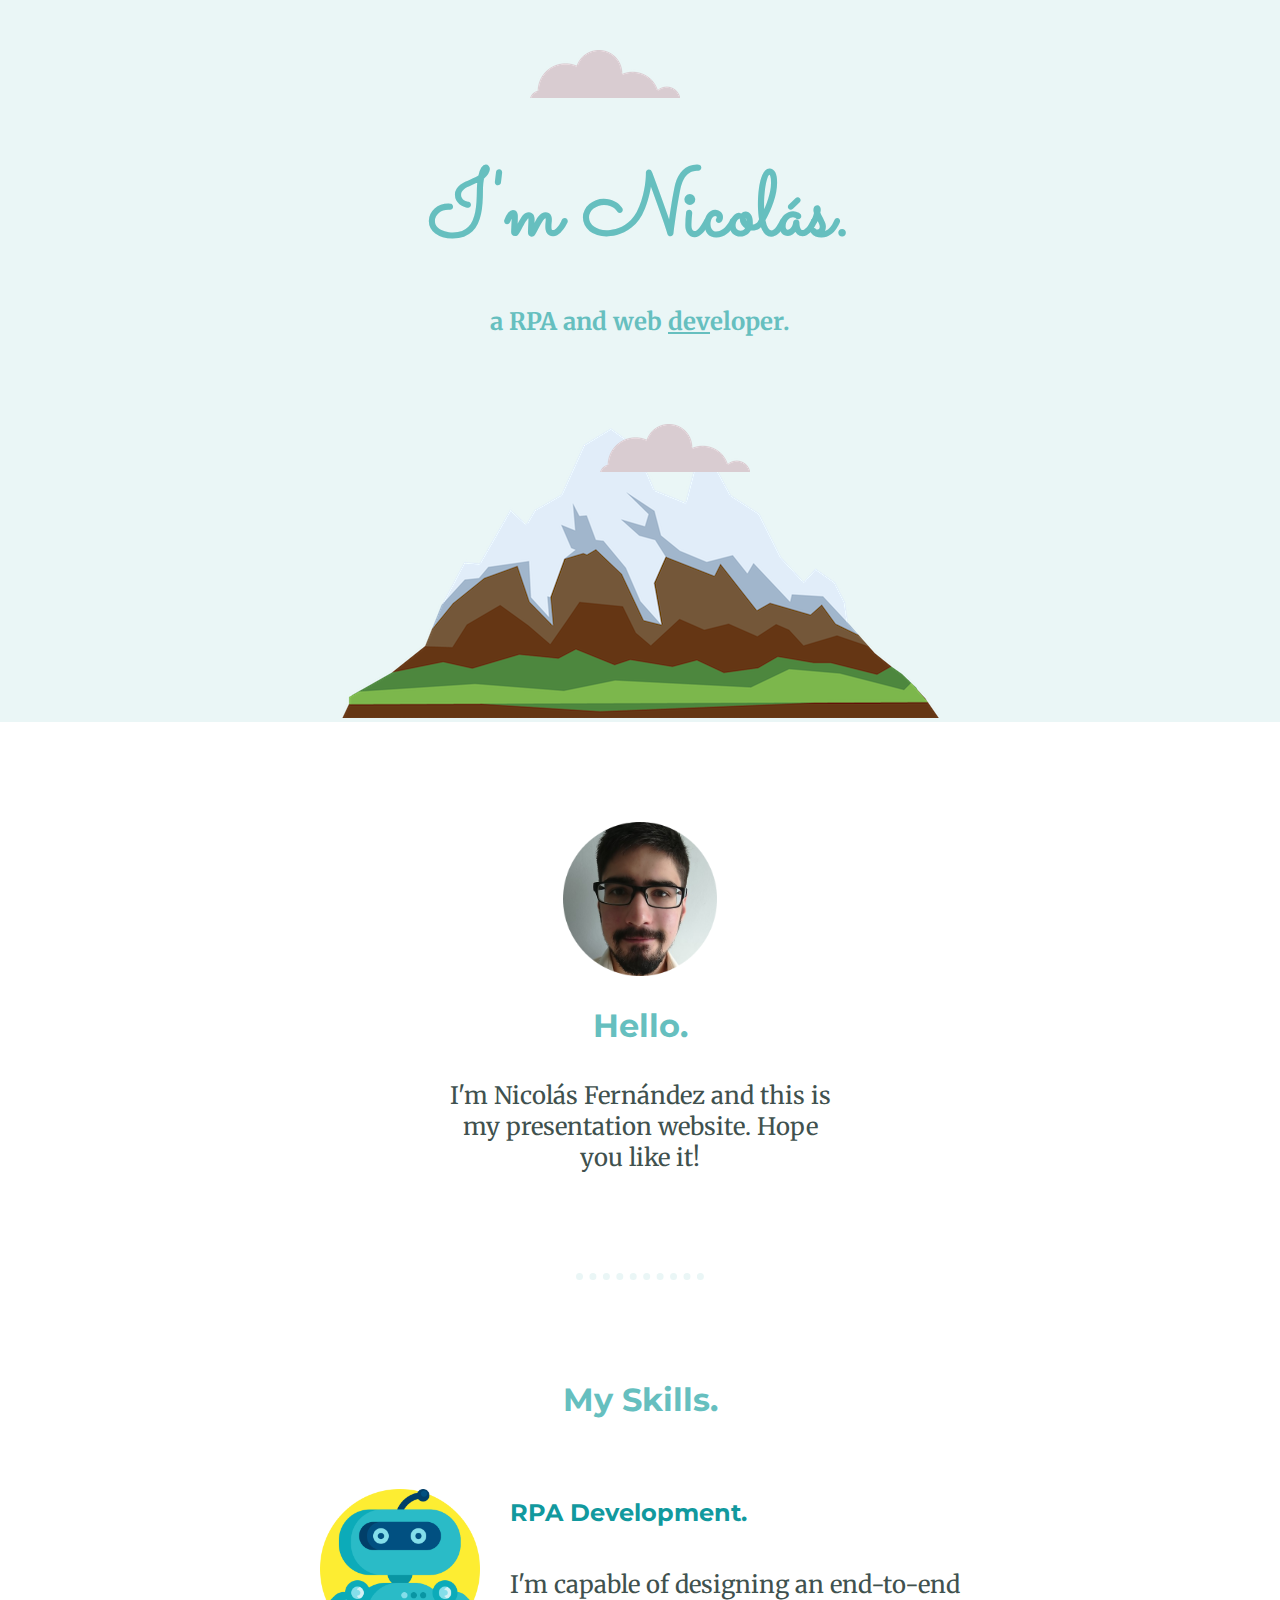
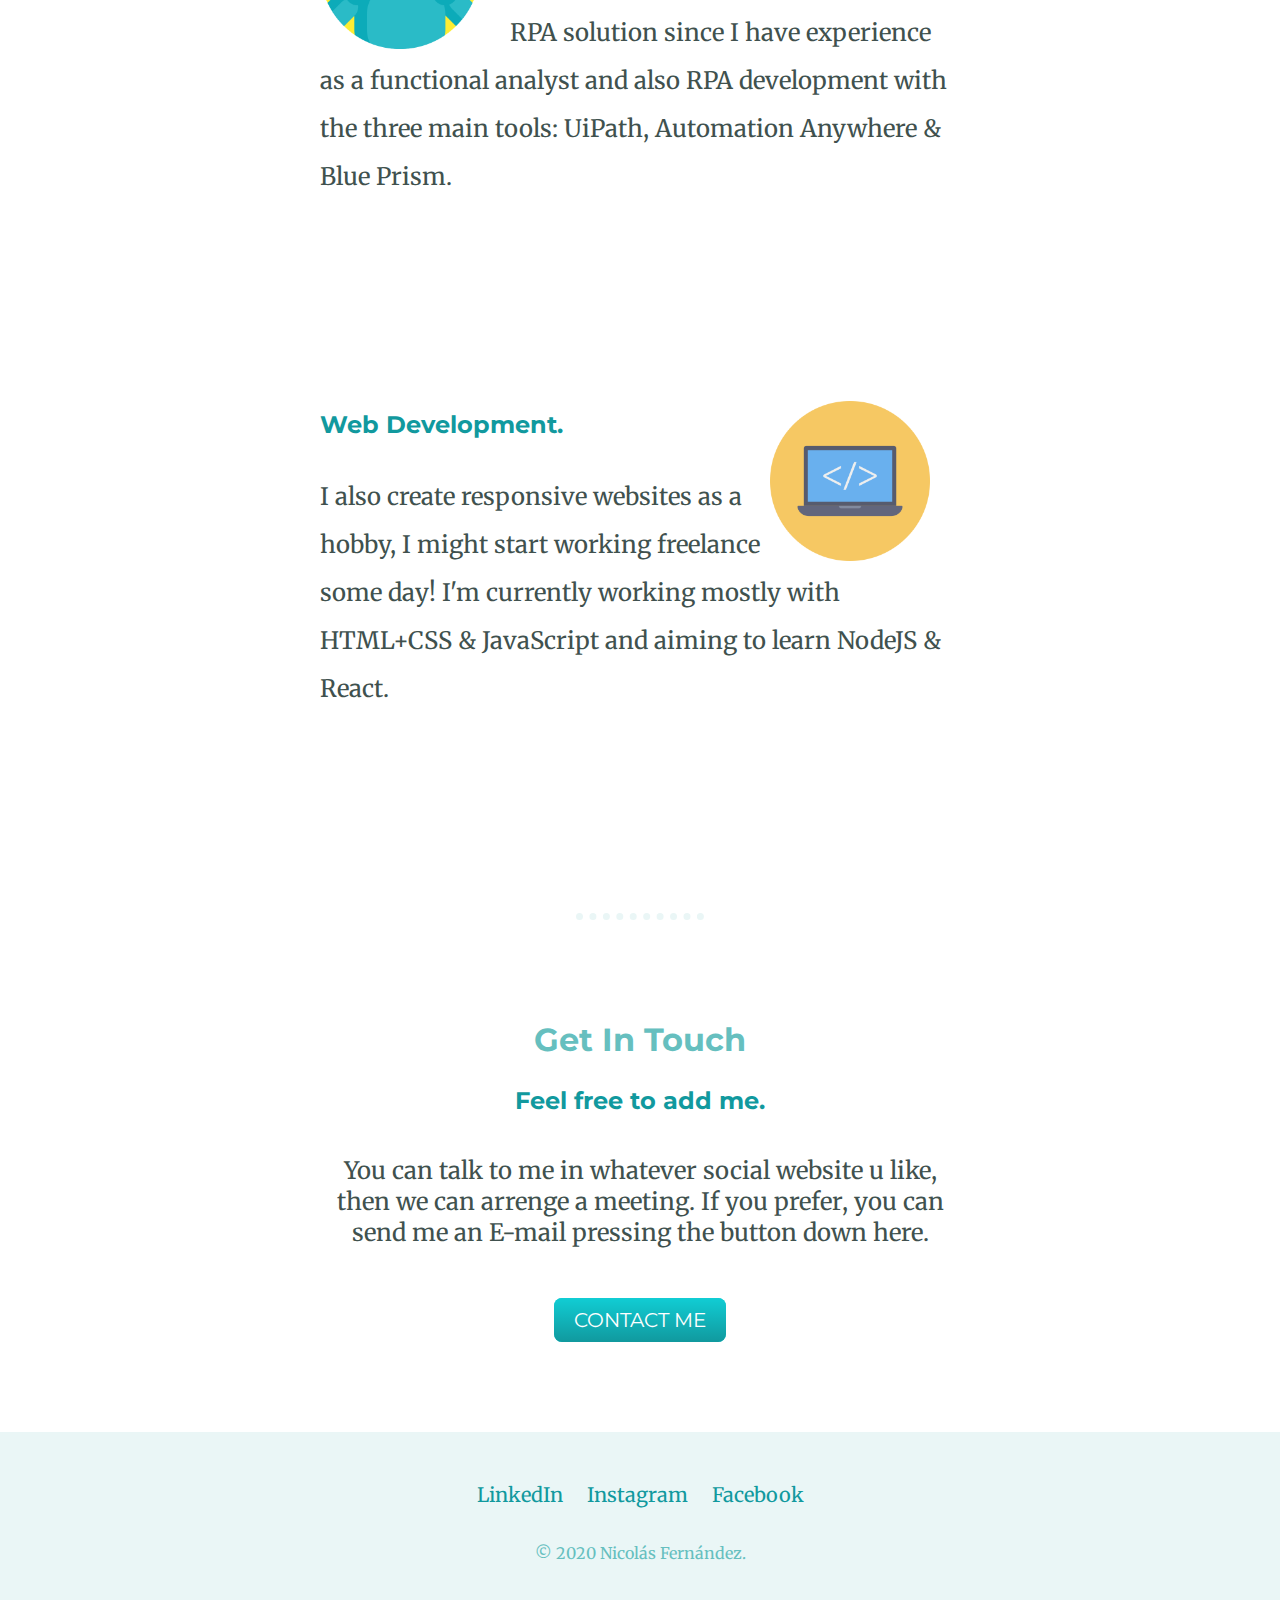
<file: index.html>
<!DOCTYPE html>
<html lang="en" dir="ltr">

  <head>

    <meta charset="utf-8" name="author" content="Nicolás Fernández">
    <title>Nicolás Fernández Website</title>
    <link rel="stylesheet" href="css/styles.css">
    <link rel="icon" href="favicon.ico">
    <link href="https://fonts.googleapis.com/css2?family=Merriweather&family=Montserrat&family=Sacramento&display=swap" rel="stylesheet">
  </head>

  <body>

    <div class="top-container">

      <img class="top-cloud" src="images/cloud.png" alt="cloud-img">
      <h1>I'm Nicolás.</h1>
      <p class="subtitle">a RPA and web <span class="dev">dev</span>eloper.</p>
      <img class="bottom-cloud" src="images/cloud.png" alt="cloud-img">
      <img src="images/mountain.png" alt="mountain-img">

    </div>

    <div class="middle-container">

    <div class="profile">
      <img class="personal-picture" src="images/personal picture.png" alt="personal-picture">
      <h2>Hello.</h2>
      <p class="intro">I'm Nicolás Fernández and this is my presentation website. Hope you like it!</p>
    </div>

    <hr>

    <div class="skills">
      <h2>My Skills.</h2>
      <div class="skill-row">
        <img class="robot-image" src="images/robot.png" alt="robot-image">
        <h3>RPA Development.</h3>
        <p>I'm capable of designing an end-to-end RPA solution since I have experience as a functional analyst and also RPA development with the three main tools: UiPath, Automation Anywhere & Blue Prism.</p>
      </div>

      <div class="skill-row">
        <img class="code-image" src="images/code.png" alt="code-image">
        <h3>Web Development.</h3>
        <p>I also create responsive websites as a hobby, I might start working freelance some day! I'm currently working mostly with HTML+CSS & JavaScript and aiming to learn NodeJS & React.</p>
      </div>

    </div>

    <hr>

    <div class="contact-me">
      <h2>Get In Touch</h2>
      <h3>Feel free to add me.</h3>
      <p class="contact-message">You can talk to me in whatever social website u like, then we can arrenge a meeting. If you prefer, you can send me an E-mail pressing the button down here.</p>
      <a class="btn" href="nicezefer@gmail.com">CONTACT ME</a>
    </div>

  </div>


  <div class="bottom-container">
    <a class="footer-link" href="https://www.linkedin.com/in/nicolasfernandez2914/">LinkedIn</a>
    <a class="footer-link" href="https://www.instagram.com/nicezefer/">Instagram</a>
    <a class="footer-link" href="https://www.facebook.com/nicezefer/">Facebook</a>
    <p class="copyright">© 2020 Nicolás Fernández.</p>
  </div>

  </body>

</html>
</file>
<file: css/styles.css>
body {
      margin: 0;
      text-align: center;
      font-family: 'Merriweather', serif;
    }

h1 {
    color: #66BFBF;
    margin: 50px auto 0px auto;
    font-size: 5.625rem ;
    font-family: 'Sacramento', cursive;
  }

p {
    color: #40514E;
    font-size: 1.5rem;
}

h2 {
  font-size: 2rem;
  color: #66BFBF;
  font-family: 'Montserrat', serif;
}

h3 {
  font-size: 1.5rem;
  color: #11999E;
  font-family: 'Montserrat', serif;
}

a {
  color: #11999E;
  margin: auto 10px auto 10px;
  text-decoration: none;
}

a:hover {
  color: black;
}

hr {
  border-style: none;
  border-top: dotted;
  border-color: #EAF6F6;
  width: 10%;
  border-width: 7px;
  width: 10%;
  margin: 100px auto 100px auto;
}

.subtitle{
    color: #66BFBF;
    font-size: 1.5rem;
    font-weight: bold;
}

.top-container {
    background-color: #EAF6F6;
    position: relative;
    padding-top: 100px;
  }

 .dev {
  text-decoration: underline;
}

.top-cloud {
  position: absolute;
  right: 600px;
  top: 50px;
}

.skills {
  margin-top: 35px;
}

.bottom-cloud {
  position: absolute;
  left: 600px;
  bottom: 250px;
}

.copyright{
  padding: 20px 0;
  font-size: 100%;
  color: #66BFBF;
}

.skill-row {
  width: 50%;
  margin: 70px auto 200px auto;
  line-height: 2;
  text-align: left;
}

.profile{
  margin: 100px auto 0px auto;
}

.intro {
  width: 30%;
  margin: 35px auto 35px auto;
}

.personal-picture {
  width: 12%;
}

.code-image {
  width: 25%;
  float: right;
  margin-right: 30px;
}

.robot-image {
  width: 25%;
  float: left;
  margin-right: 30px;
}

.contact-me {
  margin: 35px auto 100px auto;
}

.bottom-container {
  padding: 50px 0 25px;
  background-color: #EAF6F6;
}

.footer-link {
  font-size: 125%;
}

.contact-message {
  width: 50%;
  margin: 40px auto 60px auto;
}

.btn {
  background: #11cdd4;
  background-image: -webkit-linear-gradient(top, #11cdd4, #11999e);
  background-image: -moz-linear-gradient(top, #11cdd4, #11999e);
  background-image: -ms-linear-gradient(top, #11cdd4, #11999e);
  background-image: -o-linear-gradient(top, #11cdd4, #11999e);
  background-image: linear-gradient(to bottom, #11cdd4, #11999e);
  -webkit-border-radius: 8;
  -moz-border-radius: 8;
  border-radius: 8px;
  font-family: 'Montserrat', serif;
  color: #ffffff;
  font-size: 20px;
  padding: 10px 20px 10px 20px;
  text-decoration: none;
}

.btn:hover {
  background: #30e3cb;
  background-image: -webkit-linear-gradient(top, #30e3cb, #2bc4ad);
  background-image: -moz-linear-gradient(top, #30e3cb, #2bc4ad);
  background-image: -ms-linear-gradient(top, #30e3cb, #2bc4ad);
  background-image: -o-linear-gradient(top, #30e3cb, #2bc4ad);
  background-image: linear-gradient(to bottom, #30e3cb, #2bc4ad);
  text-decoration: none;
}
</file>
